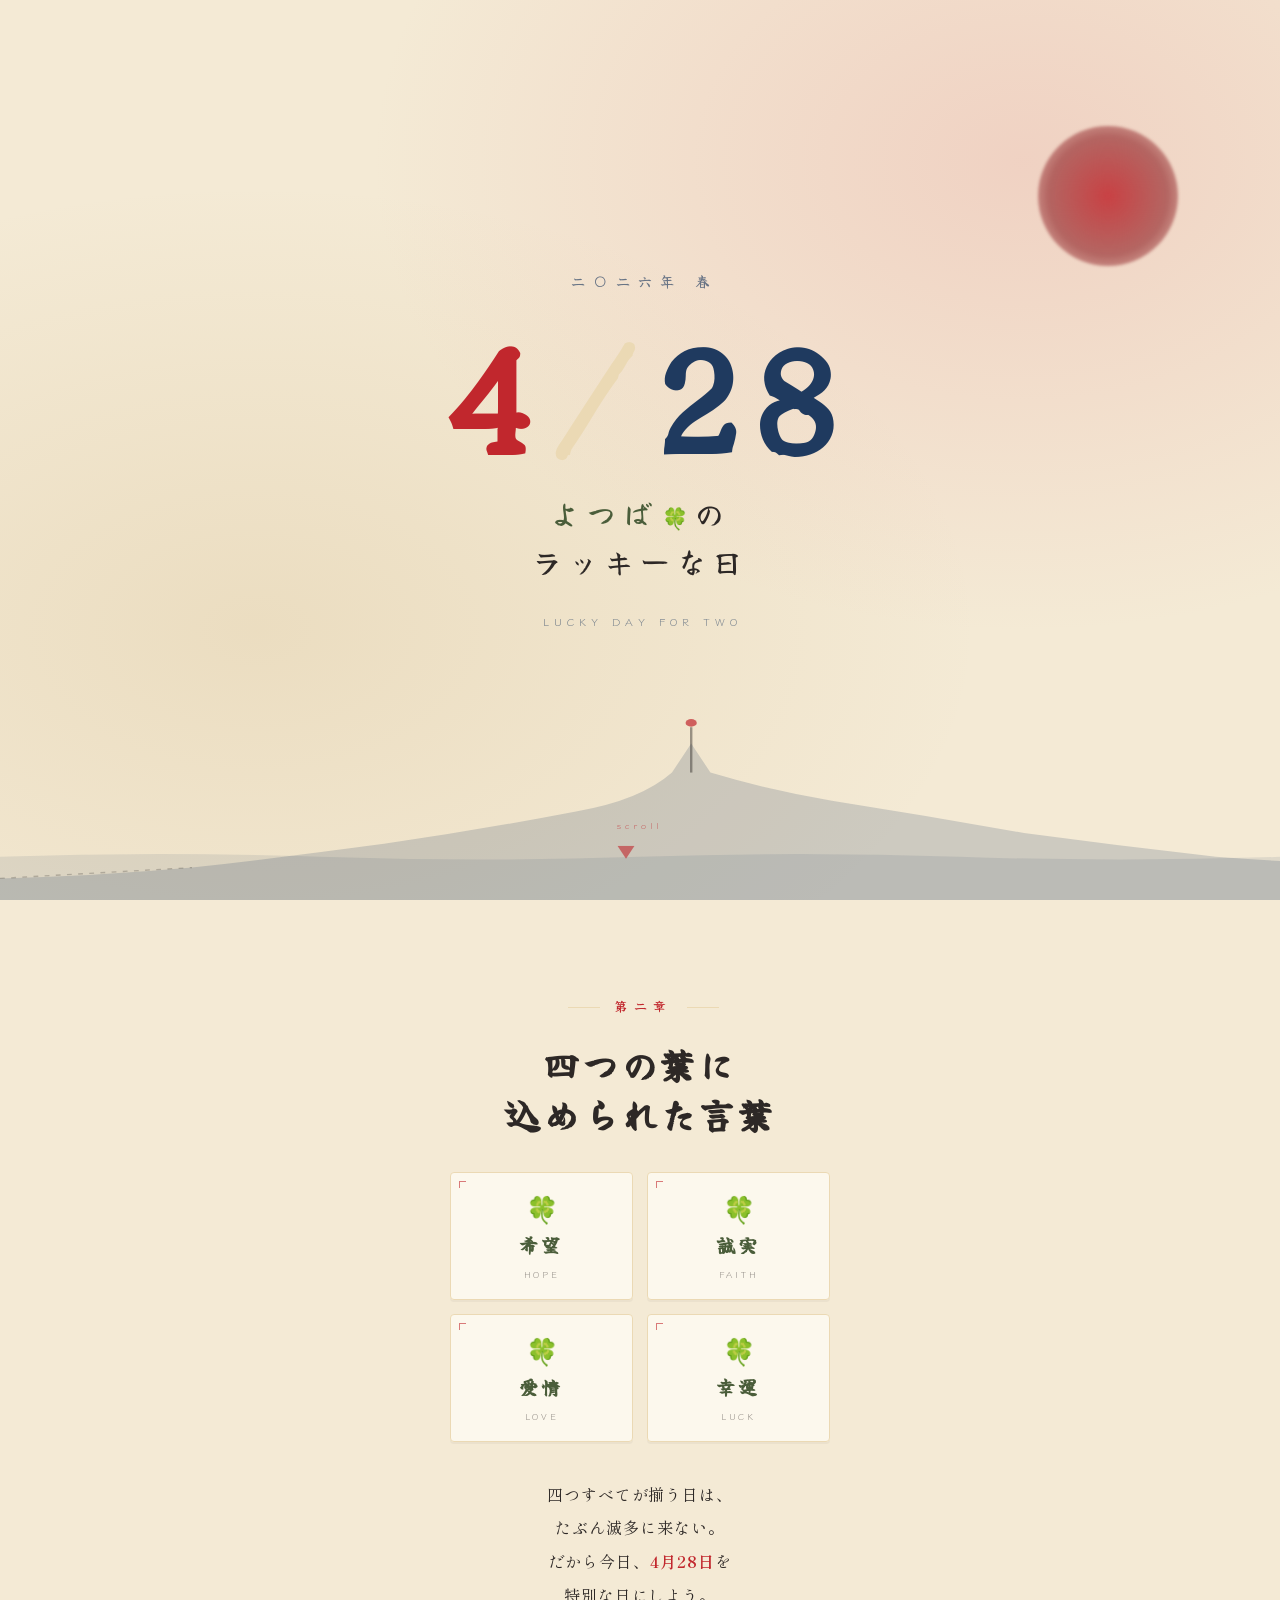
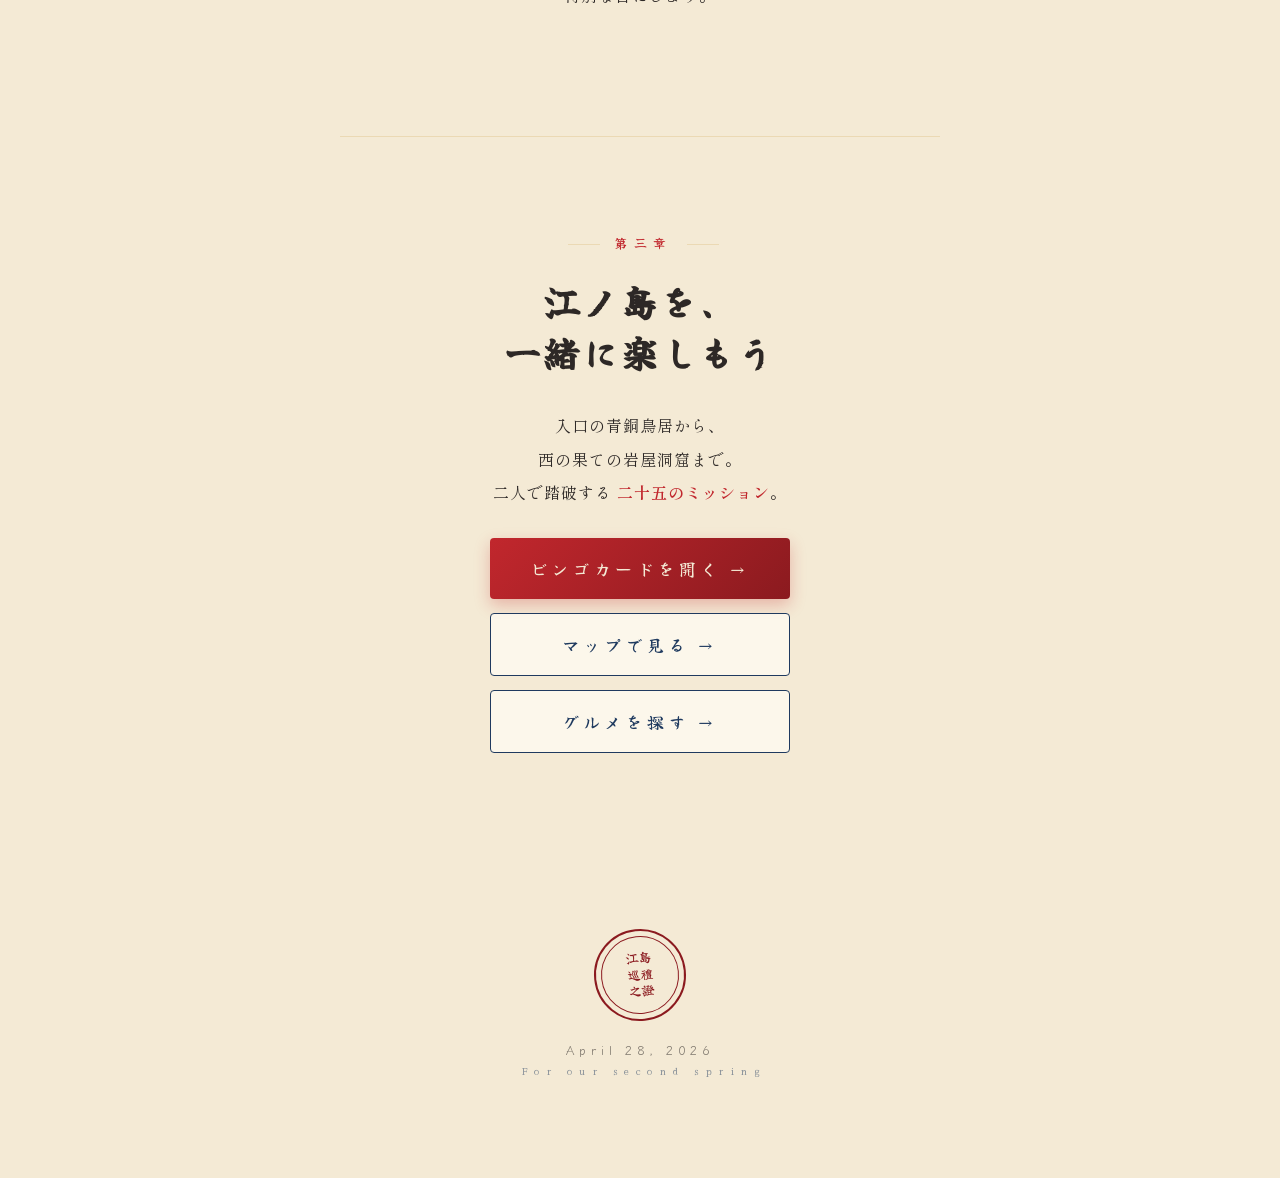
<file: index.html>
<!DOCTYPE html>
<html lang="ja">

<head>
  <meta charset="UTF-8">
  <meta name="viewport" content="width=device-width, initial-scale=1.0, maximum-scale=1.0">
  <title>4/28 ── よつばのラッキーな日</title>
  <meta name="description" content="二年目の春、江ノ島を一緒に楽しもう。">
  <link rel="preconnect" href="https://fonts.googleapis.com">
  <link rel="preconnect" href="https://fonts.gstatic.com" crossorigin>
  <link
    href="https://fonts.googleapis.com/css2?family=Shippori+Mincho:wght@400;500;700;800&family=Klee+One:wght@400;600&family=Yuji+Syuku&display=swap"
    rel="stylesheet">
  <link rel="stylesheet" href="shared.css">
</head>

<body class="top-page">

  <!-- 舞う四つ葉 (JSで生成) -->
  <div class="clover-rain" id="clover-rain" aria-hidden="true"></div>

  <!-- HERO -->
  <section class="top-hero">
    <div class="hero-sun" aria-hidden="true"></div>

    <div class="hero-mountain" aria-hidden="true">
      <svg viewBox="0 0 800 200" preserveAspectRatio="none" xmlns="http://www.w3.org/2000/svg">
        <!-- 海の波 -->
        <path d="M0,160 Q100,155 200,160 T400,160 T600,160 T800,160 L800,200 L0,200 Z" fill="rgba(31, 58, 95, 0.10)" />
        <!-- 江ノ島シルエット -->
        <path
          d="M0,200 L0,180 Q60,178 120,170 Q180,160 240,148 Q300,135 360,118 Q400,108 420,82 L432,55 L444,82 Q480,98 520,108 Q580,122 640,138 Q700,150 760,160 Q780,162 800,164 L800,200 Z"
          fill="rgba(31, 58, 95, 0.18)" />
        <!-- シーキャンドル -->
        <line x1="432" y1="82" x2="432" y2="40" stroke="rgba(45,40,38,0.45)" stroke-width="1.5" />
        <circle cx="432" cy="36" r="3.5" fill="rgba(193,39,45,0.7)" />
        <!-- 弁天橋 -->
        <line x1="0" y1="180" x2="120" y2="170" stroke="rgba(45,40,38,0.25)" stroke-width="1.2"
          stroke-dasharray="3 4" />
      </svg>
    </div>

    <div class="hero-content">
      <div class="hero-eyebrow">二〇二六年 春</div>
      <h1 class="hero-date">
        <span class="num-shu">4</span><span class="slash">/</span><span class="num-ai">28</span>
      </h1>
      <div class="hero-sub">
        <span class="yotsuba">よつば</span>の<br>ラッキーな日
      </div>
      <div class="hero-deco">Lucky day for two</div>
    </div>

    <div class="scroll-cue" aria-hidden="true">
      <span>scroll</span>▼
    </div>
  </section>

  <!-- 第一章: 二年記念 -->
  <!-- <section class="top-chapter">
  <div class="chapter-num">第一章</div>
  <h2 class="chapter-title">二年目の春</h2>
  <p class="chapter-text">
    出会ってから、ふたつの春。<br>
    並んで歩いた日々が、<br>
    気がつけばこんなに重なっていた。
  </p>
  <p class="chapter-text">
    今日は <em>二度目の記念日</em>。<br>
    去年と同じ場所で、<br>
    去年と少しだけ違うふたりで。
  </p>
  <div class="chapter-deco">2nd Anniversary</div>
</section> -->

  <!-- 第二章: 四つ葉の花言葉 -->
  <section class="top-chapter">
    <div class="chapter-num">第二章</div>
    <h2 class="chapter-title">四つの葉に<br>込められた言葉</h2>
    <ul class="yotsuba-meanings">
      <li>
        <span class="leaf">🍀</span>
        <span class="meaning">希望</span>
        <span class="meaning-en">hope</span>
      </li>
      <li>
        <span class="leaf">🍀</span>
        <span class="meaning">誠実</span>
        <span class="meaning-en">faith</span>
      </li>
      <li>
        <span class="leaf">🍀</span>
        <span class="meaning">愛情</span>
        <span class="meaning-en">love</span>
      </li>
      <li>
        <span class="leaf">🍀</span>
        <span class="meaning">幸運</span>
        <span class="meaning-en">luck</span>
      </li>
    </ul>
    <p class="chapter-text">
      四つすべてが揃う日は、<br>
      たぶん滅多に来ない。<br>
      だから今日、<em>4月28日</em>を<br>
      特別な日にしよう。
    </p>
  </section>

  <!-- 第三章: 江ノ島の冒険 -->
  <section class="top-chapter">
    <div class="chapter-num">第三章</div>
    <h2 class="chapter-title">江ノ島を、<br>一緒に楽しもう</h2>
    <p class="chapter-text">
      入口の青銅鳥居から、<br>
      西の果ての岩屋洞窟まで。<br>
      二人で踏破する <em>二十五のミッション</em>。
    </p>
    <!-- <p class="chapter-text">
      撮って、<br>
      笑って、<br>
      ビンゴを目指して。
    </p> -->

    <div class="quest-buttons">
      <a href="bingo.html" class="quest-btn primary">
        ビンゴカードを開く<span class="arrow">→</span>
      </a>
      <a href="map.html" class="quest-btn secondary">
        マップで見る<span class="arrow">→</span>
      </a>
      <a href="food.html" class="quest-btn secondary">
        グルメを探す<span class="arrow">→</span>
      </a>
    </div>
  </section>

  <!-- フッター -->
  <footer class="top-footer">
    <div class="footer-stamp">
      江島<br>巡禮<br>之證
    </div>
    <div class="footer-date">April 28, 2026</div>
    <div class="footer-tag">For our second spring</div>
  </footer>

  <script>
    // ===== 舞う四つ葉を生成 =====
    (function generateClovers() {
      const container = document.getElementById('clover-rain');
      const count = 14;
      for (let i = 0; i < count; i++) {
        const c = document.createElement('span');
        c.className = 'clover';
        c.textContent = '🍀';
        const left = Math.random() * 100;
        const duration = 14 + Math.random() * 14;
        const delay = -Math.random() * duration;
        const size = 12 + Math.random() * 14;
        const opacity = 0.25 + Math.random() * 0.35;
        c.style.cssText = `
        left: ${left}%;
        font-size: ${size}px;
        animation-duration: ${duration}s;
        animation-delay: ${delay}s;
        --max-opacity: ${opacity};
      `;
        container.appendChild(c);
      }
    })();

    // ===== セクションのフェードイン =====
    const observer = new IntersectionObserver((entries) => {
      entries.forEach((entry) => {
        if (entry.isIntersecting) {
          entry.target.classList.add('reveal');
          observer.unobserve(entry.target);
        }
      });
    }, { threshold: 0.18, rootMargin: '0px 0px -10% 0px' });

    document.querySelectorAll('.top-chapter, .top-footer').forEach(el => observer.observe(el));
  </script>

</body>

</html>
</file>
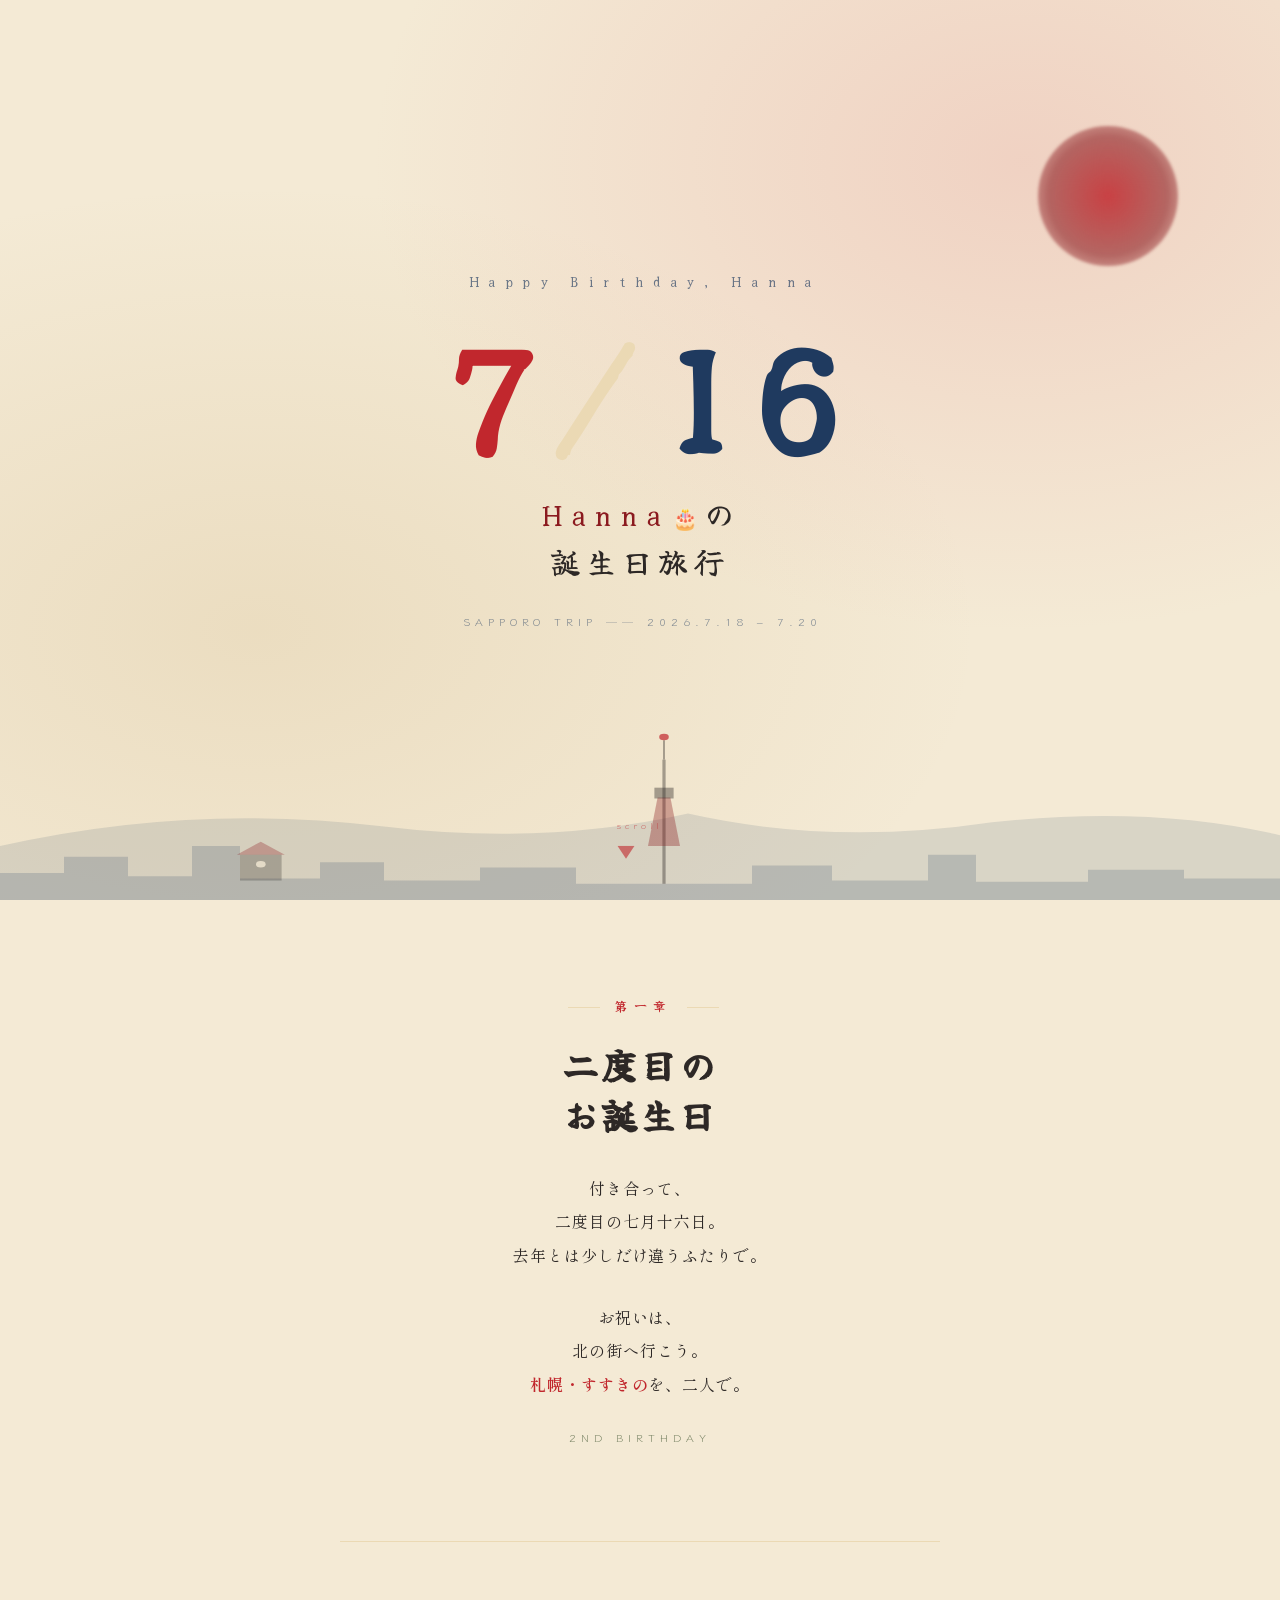
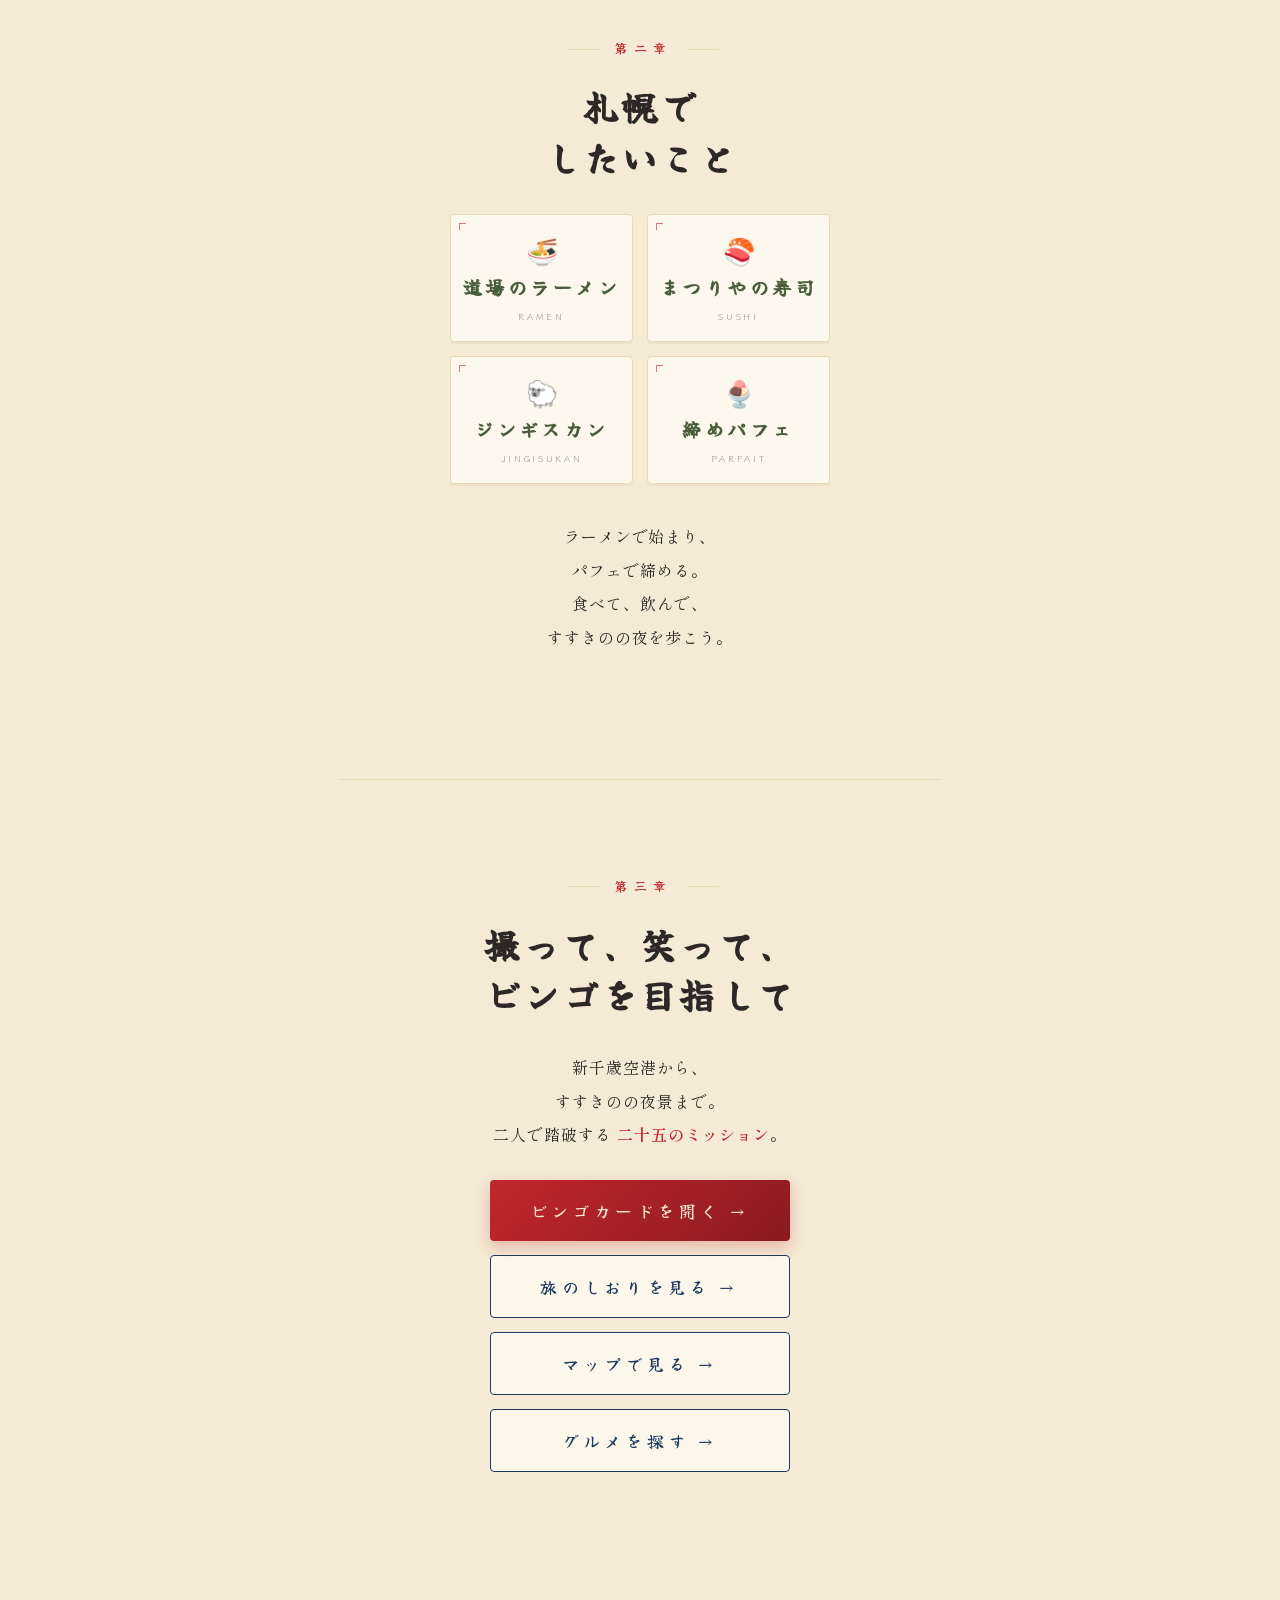
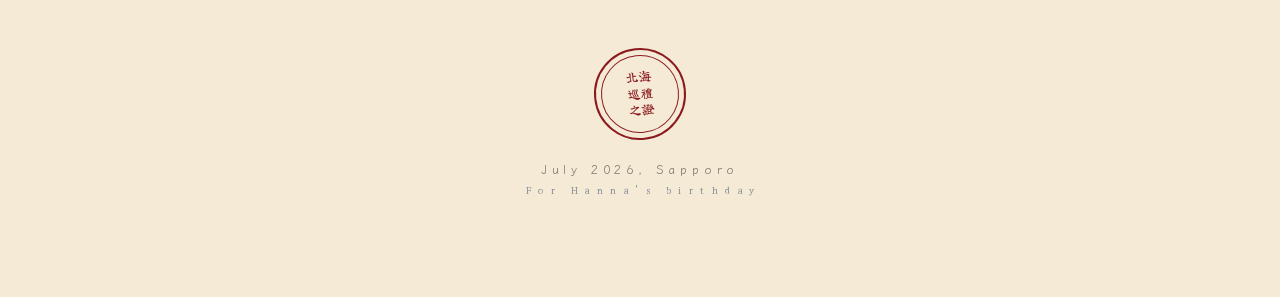
<file: hokkaido/index.html>
<!DOCTYPE html>
<html lang="ja">

<head>
  <meta charset="UTF-8">
  <meta name="viewport" content="width=device-width, initial-scale=1.0, maximum-scale=1.0">
  <title>7/16 ── Hannaの誕生日旅行</title>
  <meta name="description" content="付き合って二度目の誕生日。二人で北の街、札幌へ。">
  <link rel="preconnect" href="https://fonts.googleapis.com">
  <link rel="preconnect" href="https://fonts.gstatic.com" crossorigin>
  <link
    href="https://fonts.googleapis.com/css2?family=Shippori+Mincho:wght@400;500;700;800&family=Klee+One:wght@400;600&family=Yuji+Syuku&display=swap"
    rel="stylesheet">
  <link rel="stylesheet" href="../shared.css">
  <link rel="stylesheet" href="hokkaido.css">
</head>

<body class="top-page">

  <!-- 舞うきらめき (JSで生成) -->
  <div class="clover-rain" id="clover-rain" aria-hidden="true"></div>

  <!-- HERO -->
  <section class="top-hero">
    <div class="hero-sun" aria-hidden="true"></div>

    <div class="hero-mountain" aria-hidden="true">
      <svg viewBox="0 0 800 200" preserveAspectRatio="none" xmlns="http://www.w3.org/2000/svg">
        <!-- 藻岩山などの山並み -->
        <path d="M0,200 L0,150 Q120,110 240,132 Q340,150 430,120 Q520,150 620,128 Q720,112 800,140 L800,200 Z"
          fill="rgba(31, 58, 95, 0.12)" />
        <!-- 市街のビル群 -->
        <path d="M0,200 L0,175 L40,175 L40,160 L80,160 L80,178 L120,178 L120,150 L150,150 L150,180 L200,180
                 L200,165 L240,165 L240,182 L300,182 L300,170 L360,170 L360,185 L470,185 L470,168 L520,168
                 L520,182 L580,182 L580,158 L610,158 L610,183 L680,183 L680,172 L740,172 L740,180 L800,180 L800,200 Z"
          fill="rgba(31, 58, 95, 0.18)" />
        <!-- さっぽろテレビ塔 -->
        <line x1="415" y1="185" x2="415" y2="70" stroke="rgba(45,40,38,0.4)" stroke-width="2" />
        <path d="M405,150 L425,150 L419,105 L411,105 Z" fill="rgba(139,26,31,0.35)" />
        <rect x="409" y="96" width="12" height="10" fill="rgba(45,40,38,0.4)" />
        <line x1="415" y1="70" x2="415" y2="52" stroke="rgba(45,40,38,0.4)" stroke-width="1.2" />
        <circle cx="415" cy="49" r="3" fill="rgba(193,39,45,0.7)" />
        <!-- 時計台 -->
        <rect x="150" y="158" width="26" height="24" fill="rgba(45,40,38,0.28)" />
        <path d="M148,158 L178,158 L163,146 Z" fill="rgba(139,26,31,0.3)" />
        <circle cx="163" cy="167" r="3" fill="rgba(244,234,213,0.8)" />
      </svg>
    </div>

    <div class="hero-content">
      <div class="hero-eyebrow">Happy Birthday, Hanna</div>
      <h1 class="hero-date">
        <span class="num-shu">7</span><span class="slash">/</span><span class="num-ai">16</span>
      </h1>
      <div class="hero-sub">
        <span class="yotsuba">Hanna</span>の<br>誕生日旅行
      </div>
      <div class="hero-deco">Sapporo Trip ── 2026.7.18 – 7.20</div>
    </div>

    <div class="scroll-cue" aria-hidden="true">
      <span>scroll</span>▼
    </div>
  </section>

  <!-- 第一章: 二度目の誕生日 -->
  <section class="top-chapter">
    <div class="chapter-num">第一章</div>
    <h2 class="chapter-title">二度目の<br>お誕生日</h2>
    <p class="chapter-text">
      付き合って、<br>
      二度目の七月十六日。<br>
      去年とは少しだけ違うふたりで。
    </p>
    <p class="chapter-text">
      お祝いは、<br>
      北の街へ行こう。<br>
      <em>札幌・すすきの</em>を、二人で。
    </p>
    <div class="chapter-deco">2nd Birthday</div>
  </section>

  <!-- 第二章: 札幌でしたいこと -->
  <section class="top-chapter">
    <div class="chapter-num">第二章</div>
    <h2 class="chapter-title">札幌で<br>したいこと</h2>
    <ul class="yotsuba-meanings">
      <li>
        <span class="leaf">🍜</span>
        <span class="meaning">道場のラーメン</span>
        <span class="meaning-en">ramen</span>
      </li>
      <li>
        <span class="leaf">🍣</span>
        <span class="meaning">まつりやの寿司</span>
        <span class="meaning-en">sushi</span>
      </li>
      <li>
        <span class="leaf">🐑</span>
        <span class="meaning">ジンギスカン</span>
        <span class="meaning-en">jingisukan</span>
      </li>
      <li>
        <span class="leaf">🍨</span>
        <span class="meaning">締めパフェ</span>
        <span class="meaning-en">parfait</span>
      </li>
    </ul>
    <p class="chapter-text">
      ラーメンで始まり、<br>
      パフェで締める。<br>
      食べて、飲んで、<br>
      すすきのの夜を歩こう。
    </p>
  </section>

  <!-- 第三章: 制覇ビンゴ -->
  <section class="top-chapter">
    <div class="chapter-num">第三章</div>
    <h2 class="chapter-title">撮って、笑って、<br>ビンゴを目指して</h2>
    <p class="chapter-text">
      新千歳空港から、<br>
      すすきのの夜景まで。<br>
      二人で踏破する <em>二十五のミッション</em>。
    </p>

    <div class="quest-buttons">
      <a href="bingo.html" class="quest-btn primary">
        ビンゴカードを開く<span class="arrow">→</span>
      </a>
      <a href="shiori.html" class="quest-btn secondary">
        旅のしおりを見る<span class="arrow">→</span>
      </a>
      <a href="map.html" class="quest-btn secondary">
        マップで見る<span class="arrow">→</span>
      </a>
      <a href="food.html" class="quest-btn secondary">
        グルメを探す<span class="arrow">→</span>
      </a>
    </div>
  </section>

  <!-- フッター -->
  <footer class="top-footer">
    <div class="footer-stamp">
      北海<br>巡禮<br>之證
    </div>
    <div class="footer-date">July 2026, Sapporo</div>
    <div class="footer-tag">For Hanna's birthday</div>
  </footer>

  <script>
    // ===== 舞うきらめきを生成 =====
    (function generateSparkles() {
      const container = document.getElementById('clover-rain');
      const count = 14;
      for (let i = 0; i < count; i++) {
        const c = document.createElement('span');
        c.className = 'clover';
        c.textContent = '✦';
        const left = Math.random() * 100;
        const duration = 14 + Math.random() * 14;
        const delay = -Math.random() * duration;
        const size = 10 + Math.random() * 14;
        const opacity = 0.2 + Math.random() * 0.35;
        c.style.cssText = `
        left: ${left}%;
        font-size: ${size}px;
        animation-duration: ${duration}s;
        animation-delay: ${delay}s;
        --max-opacity: ${opacity};
      `;
        container.appendChild(c);
      }
    })();

    // ===== セクションのフェードイン =====
    const observer = new IntersectionObserver((entries) => {
      entries.forEach((entry) => {
        if (entry.isIntersecting) {
          entry.target.classList.add('reveal');
          observer.unobserve(entry.target);
        }
      });
    }, { threshold: 0.18, rootMargin: '0px 0px -10% 0px' });

    document.querySelectorAll('.top-chapter, .top-footer').forEach(el => observer.observe(el));
  </script>

</body>

</html>
</file>
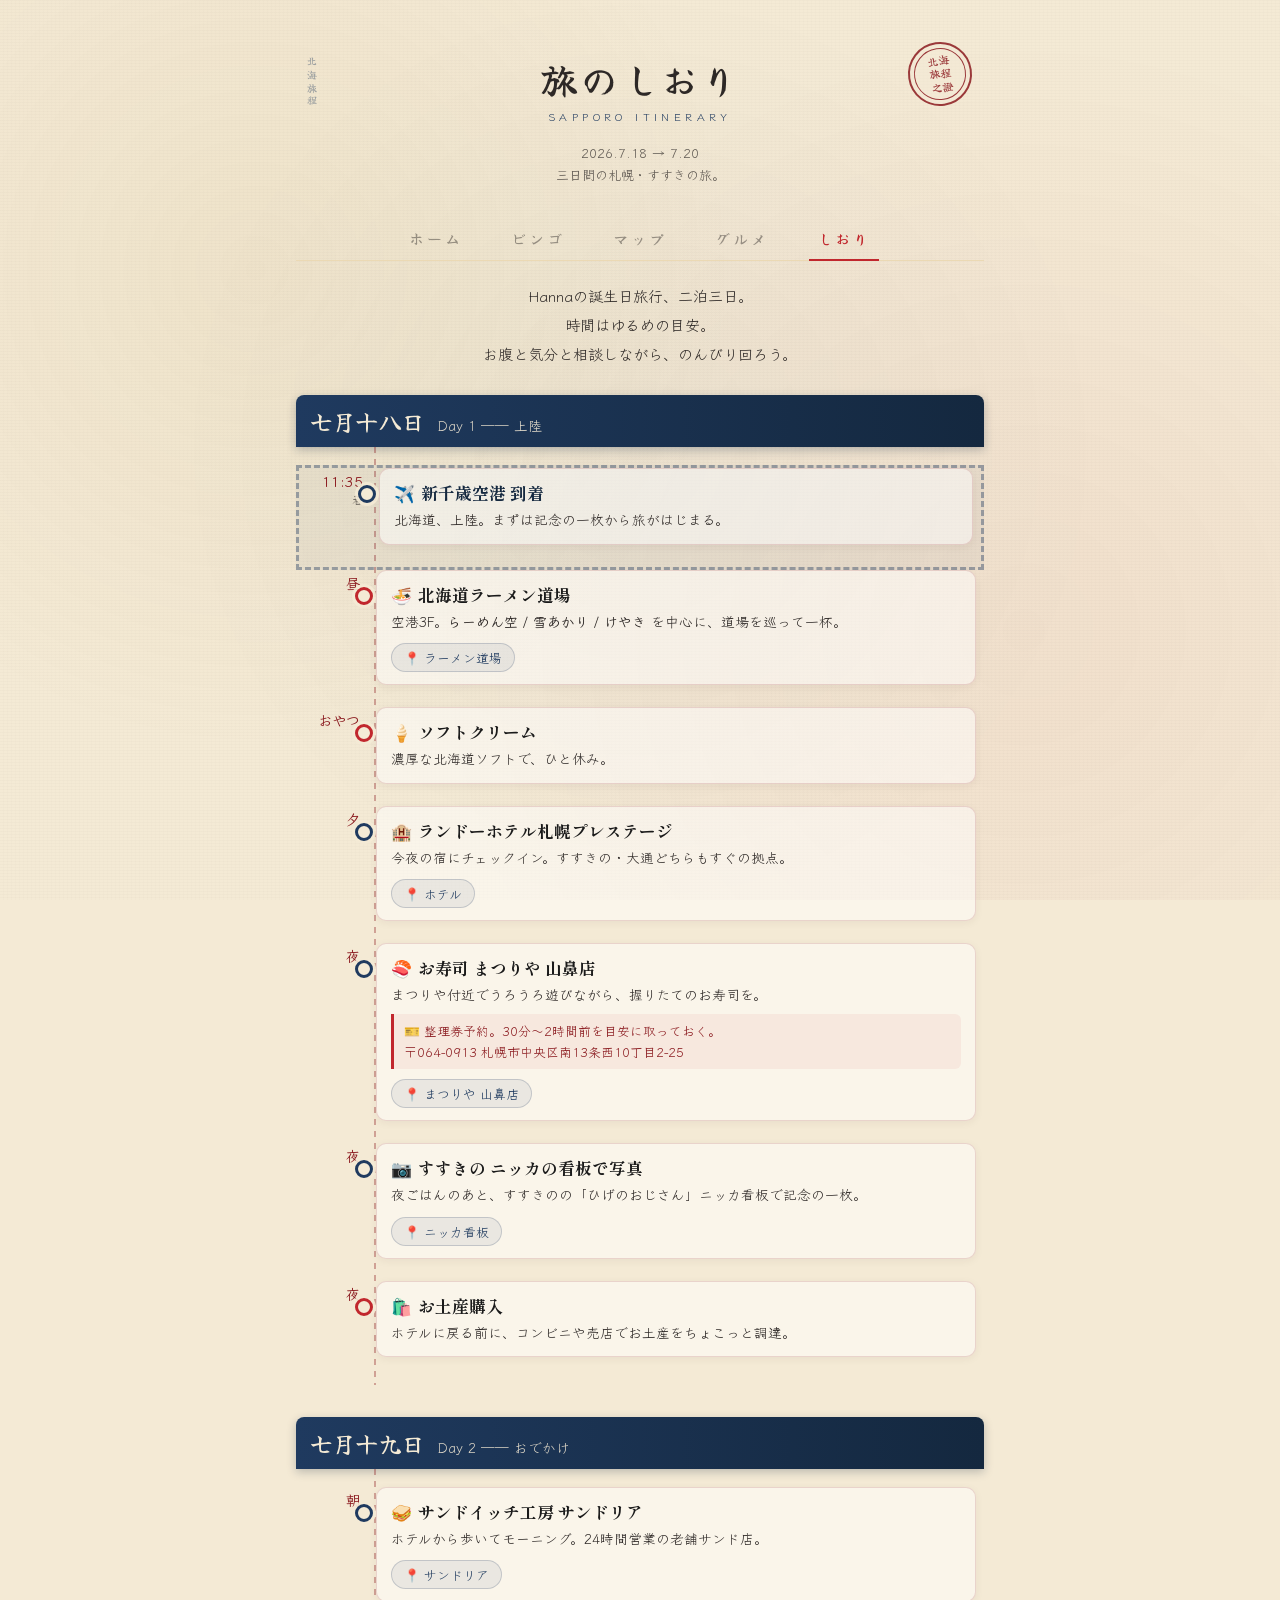
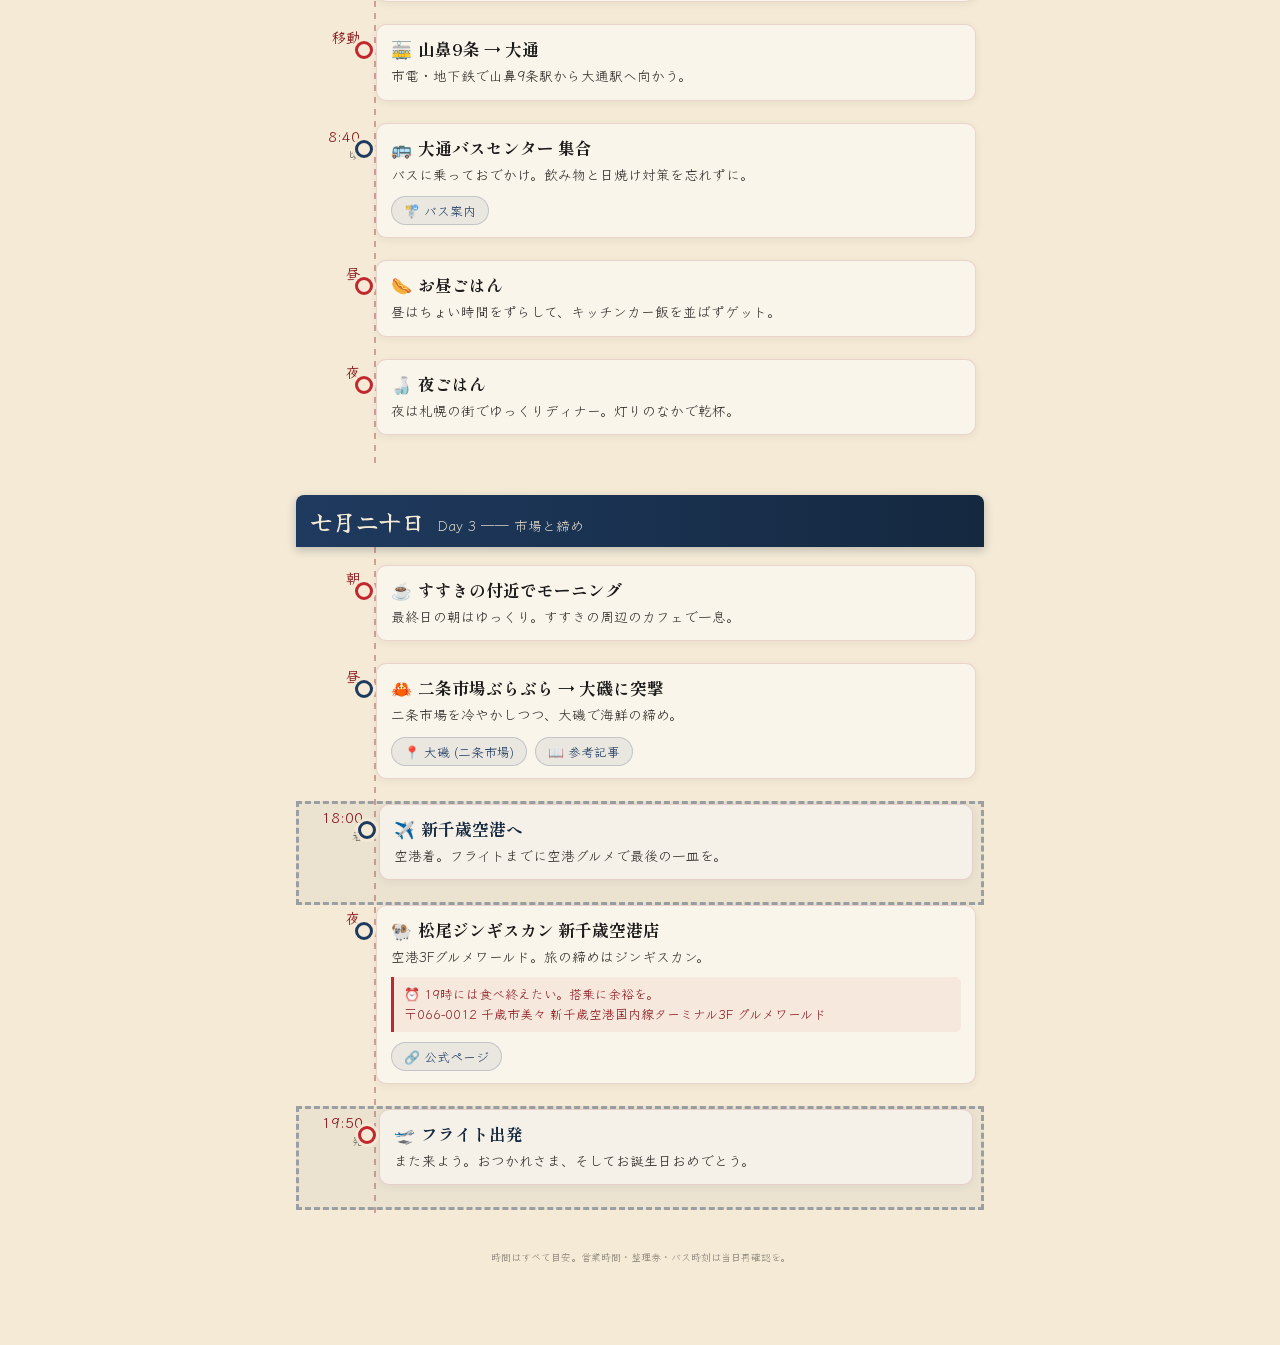
<file: hokkaido/shiori.html>
<!DOCTYPE html>
<html lang="ja">
<head>
<meta charset="UTF-8">
<meta name="viewport" content="width=device-width, initial-scale=1.0, maximum-scale=1.0">
<title>北海道ビンゴ - 旅のしおり</title>
<link rel="preconnect" href="https://fonts.googleapis.com">
<link rel="preconnect" href="https://fonts.gstatic.com" crossorigin>
<link href="https://fonts.googleapis.com/css2?family=Shippori+Mincho:wght@400;500;700;800&family=Klee+One:wght@400;600&family=Yuji+Syuku&display=swap" rel="stylesheet">
<link rel="stylesheet" href="../shared.css">
<link rel="stylesheet" href="hokkaido.css">
</head>
<body>

<div class="container">
  <header>
    <div class="side-deco">北海旅程</div>
    <div class="stamp">北海<br>旅程<br>之證</div>
    <div class="title-jp">旅のしおり</div>
    <div class="title-en">Sapporo Itinerary</div>
    <div class="subtitle">2026.7.18 → 7.20<br>三日間の札幌・すすきの旅。</div>
  </header>

  <nav class="tab-nav">
    <a href="index.html" class="tab-link">ホーム</a>
    <a href="bingo.html" class="tab-link">ビンゴ</a>
    <a href="map.html" class="tab-link">マップ</a>
    <a href="food.html" class="tab-link">グルメ</a>
    <a href="shiori.html" class="tab-link active">しおり</a>
  </nav>

  <p class="shiori-intro">
    Hannaの誕生日旅行、二泊三日。<br>
    時間はゆるめの目安。<br>
    お腹と気分と相談しながら、のんびり回ろう。
  </p>

  <!-- ===== 7/18 ===== -->
  <section class="shiori-day">
    <div class="day-head">
      <span class="day-date">七月十八日</span>
      <span class="day-label">Day 1 ── 上陸</span>
    </div>
    <ul class="timeline">
      <li class="tl-item pin tl-flight">
        <div class="tl-time">11:35<small>着</small></div>
        <div class="tl-body">
          <div class="tl-title"><span class="icon">✈️</span>新千歳空港 到着</div>
          <div class="tl-desc">北海道、上陸。まずは記念の一枚から旅がはじまる。</div>
        </div>
      </li>
      <li class="tl-item">
        <div class="tl-time">昼</div>
        <div class="tl-body">
          <div class="tl-title"><span class="icon">🍜</span>北海道ラーメン道場</div>
          <div class="tl-desc">空港3F。<strong>らーめん空 / 雪あかり / けやき</strong> を中心に、道場を巡って一杯。</div>
          <div class="tl-links">
            <a class="tl-link" href="https://www.google.com/maps/search/?api=1&query=北海道ラーメン道場+新千歳空港" target="_blank" rel="noopener">📍 ラーメン道場</a>
          </div>
        </div>
      </li>
      <li class="tl-item">
        <div class="tl-time">おやつ</div>
        <div class="tl-body">
          <div class="tl-title"><span class="icon">🍦</span>ソフトクリーム</div>
          <div class="tl-desc">濃厚な北海道ソフトで、ひと休み。</div>
        </div>
      </li>
      <li class="tl-item pin">
        <div class="tl-time">夕</div>
        <div class="tl-body">
          <div class="tl-title"><span class="icon">🏨</span>ランドーホテル札幌プレステージ</div>
          <div class="tl-desc">今夜の宿にチェックイン。すすきの・大通どちらもすぐの拠点。</div>
          <div class="tl-links">
            <a class="tl-link" href="https://www.google.co.jp/maps/place/ランドーホテル札幌プレステージ/@43.0526206,141.3497463,17z/data=!4m9!3m8!1s0x5f0b29a21b24677b:0x902b149c8c348cd6!5m2!4m1!1i2!8m2!3d43.0526206!4d141.3523266!16s%2Fg%2F11z21wgyf5" target="_blank" rel="noopener">📍 ホテル</a>
          </div>
        </div>
      </li>
      <li class="tl-item pin">
        <div class="tl-time">夜</div>
        <div class="tl-body">
          <div class="tl-title"><span class="icon">🍣</span>お寿司 まつりや 山鼻店</div>
          <div class="tl-desc">まつりや付近でうろうろ遊びながら、握りたてのお寿司を。</div>
          <div class="tl-note">🎫 整理券予約。30分〜2時間前を目安に取っておく。<br>〒064-0913 札幌市中央区南13条西10丁目2-25</div>
          <div class="tl-links">
            <a class="tl-link" href="https://www.google.com/maps/search/?api=1&query=お寿司+まつりや+山鼻店+南13条西10" target="_blank" rel="noopener">📍 まつりや 山鼻店</a>
          </div>
        </div>
      </li>
      <li class="tl-item pin">
        <div class="tl-time">夜</div>
        <div class="tl-body">
          <div class="tl-title"><span class="icon">📷</span>すすきの ニッカの看板で写真</div>
          <div class="tl-desc">夜ごはんのあと、すすきのの「ひげのおじさん」ニッカ看板で記念の一枚。</div>
          <div class="tl-links">
            <a class="tl-link" href="https://www.google.com/maps/search/?api=1&query=ニッカウヰスキー+看板+すすきの" target="_blank" rel="noopener">📍 ニッカ看板</a>
          </div>
        </div>
      </li>
      <li class="tl-item">
        <div class="tl-time">夜</div>
        <div class="tl-body">
          <div class="tl-title"><span class="icon">🛍️</span>お土産購入</div>
          <div class="tl-desc">ホテルに戻る前に、コンビニや売店でお土産をちょこっと調達。</div>
        </div>
      </li>
    </ul>
  </section>

  <!-- ===== 7/19 ===== -->
  <section class="shiori-day">
    <div class="day-head">
      <span class="day-date">七月十九日</span>
      <span class="day-label">Day 2 ── おでかけ</span>
    </div>
    <ul class="timeline">
      <li class="tl-item pin">
        <div class="tl-time">朝</div>
        <div class="tl-body">
          <div class="tl-title"><span class="icon">🥪</span>サンドイッチ工房 サンドリア</div>
          <div class="tl-desc">ホテルから歩いてモーニング。24時間営業の老舗サンド店。</div>
          <div class="tl-links">
            <a class="tl-link" href="https://www.google.co.jp/maps/place/サンドイッチ工房+サンドリア/@43.0526187,141.3316734,14z/data=!3m1!4b1!4m6!3m5!1s0x5f0b298be5a16c23:0x74ad323094a3012c!8m2!3d43.0494283!4d141.3457879!16s%2Fg%2F1td32vjz" target="_blank" rel="noopener">📍 サンドリア</a>
          </div>
        </div>
      </li>
      <li class="tl-item">
        <div class="tl-time">移動</div>
        <div class="tl-body">
          <div class="tl-title"><span class="icon">🚋</span>山鼻9条 → 大通</div>
          <div class="tl-desc">市電・地下鉄で山鼻9条駅から大通駅へ向かう。</div>
        </div>
      </li>
      <li class="tl-item pin">
        <div class="tl-time">8:40<small>頃</small></div>
        <div class="tl-body">
          <div class="tl-title"><span class="icon">🚌</span>大通バスセンター 集合</div>
          <div class="tl-desc">バスに乗っておでかけ。飲み物と日焼け対策を忘れずに。</div>
          <div class="tl-links">
            <a class="tl-link" href="https://www.busnavi-hk.jp/location/大通バスセンター/" target="_blank" rel="noopener">🚏 バス案内</a>
          </div>
        </div>
      </li>
      <li class="tl-item">
        <div class="tl-time">昼</div>
        <div class="tl-body">
          <div class="tl-title"><span class="icon">🌭</span>お昼ごはん</div>
          <div class="tl-desc">昼はちょい時間をずらして、キッチンカー飯を並ばずゲット。</div>
        </div>
      </li>
      <li class="tl-item">
        <div class="tl-time">夜</div>
        <div class="tl-body">
          <div class="tl-title"><span class="icon">🍶</span>夜ごはん</div>
          <div class="tl-desc">夜は札幌の街でゆっくりディナー。灯りのなかで乾杯。</div>
        </div>
      </li>
    </ul>
  </section>

  <!-- ===== 7/20 ===== -->
  <section class="shiori-day">
    <div class="day-head">
      <span class="day-date">七月二十日</span>
      <span class="day-label">Day 3 ── 市場と締め</span>
    </div>
    <ul class="timeline">
      <li class="tl-item">
        <div class="tl-time">朝</div>
        <div class="tl-body">
          <div class="tl-title"><span class="icon">☕</span>すすきの付近でモーニング</div>
          <div class="tl-desc">最終日の朝はゆっくり。すすきの周辺のカフェで一息。</div>
        </div>
      </li>
      <li class="tl-item pin">
        <div class="tl-time">昼</div>
        <div class="tl-body">
          <div class="tl-title"><span class="icon">🦀</span>二条市場ぶらぶら → 大磯に突撃</div>
          <div class="tl-desc">二条市場を冷やかしつつ、大磯で海鮮の締め。</div>
          <div class="tl-links">
            <a class="tl-link" href="https://www.google.com/maps/search/?api=1&query=大磯+二条市場+札幌" target="_blank" rel="noopener">📍 大磯 (二条市場)</a>
            <a class="tl-link" href="https://co-trip.jp/article/653722" target="_blank" rel="noopener">📖 参考記事</a>
          </div>
        </div>
      </li>
      <li class="tl-item pin tl-flight">
        <div class="tl-time">18:00<small>着</small></div>
        <div class="tl-body">
          <div class="tl-title"><span class="icon">✈️</span>新千歳空港へ</div>
          <div class="tl-desc">空港着。フライトまでに空港グルメで最後の一皿を。</div>
        </div>
      </li>
      <li class="tl-item pin">
        <div class="tl-time">夜</div>
        <div class="tl-body">
          <div class="tl-title"><span class="icon">🐏</span>松尾ジンギスカン 新千歳空港店</div>
          <div class="tl-desc">空港3Fグルメワールド。旅の締めはジンギスカン。</div>
          <div class="tl-note">⏰ 19時には食べ終えたい。搭乗に余裕を。<br>〒066-0012 千歳市美々 新千歳空港国内線ターミナル3F グルメワールド</div>
          <div class="tl-links">
            <a class="tl-link" href="https://www.matsuo1956.jp/shop/shin-chitose/" target="_blank" rel="noopener">🔗 公式ページ</a>
          </div>
        </div>
      </li>
      <li class="tl-item tl-flight">
        <div class="tl-time">19:50<small>発</small></div>
        <div class="tl-body">
          <div class="tl-title"><span class="icon">🛫</span>フライト出発</div>
          <div class="tl-desc">また来よう。おつかれさま、そしてお誕生日おめでとう。</div>
        </div>
      </li>
    </ul>
  </section>

  <div class="footer-actions">
    <div class="legend">
      時間はすべて目安。営業時間・整理券・バス時刻は当日再確認を。
    </div>
  </div>
</div>

</body>
</html>
</file>
<file: shared.css>
:root {
  --washi: #f4ead5;
  --washi-deep: #ebd9b4;
  --sumi: #1a1a1a;
  --sumi-soft: #2d2826;
  --shu: #c1272d;
  --shu-deep: #8b1a1f;
  --ai: #1f3a5f;
  --ai-deep: #14283f;
  --gold: #b8924a;
  --moss: #4a5d3a;
  --sakura: #e8a4a0;
}

* { box-sizing: border-box; margin: 0; padding: 0; -webkit-tap-highlight-color: transparent; }

html, body {
  background: var(--washi);
  color: var(--sumi);
  font-family: 'Shippori Mincho', serif;
  min-height: 100vh;
  overflow-x: hidden;
}

body::before {
  content: '';
  position: fixed;
  inset: 0;
  background-image:
    radial-gradient(circle at 20% 30%, rgba(184, 146, 74, 0.08) 0%, transparent 40%),
    radial-gradient(circle at 80% 70%, rgba(193, 39, 45, 0.05) 0%, transparent 50%),
    radial-gradient(circle at 50% 50%, rgba(31, 58, 95, 0.04) 0%, transparent 60%);
  pointer-events: none;
  z-index: 0;
}

body::after {
  content: '';
  position: fixed;
  inset: 0;
  background-image:
    repeating-linear-gradient(0deg, transparent, transparent 2px, rgba(45, 40, 38, 0.015) 2px, rgba(45, 40, 38, 0.015) 3px),
    repeating-linear-gradient(90deg, transparent, transparent 3px, rgba(45, 40, 38, 0.012) 3px, rgba(45, 40, 38, 0.012) 4px);
  pointer-events: none;
  z-index: 0;
  mix-blend-mode: multiply;
}

.container {
  position: relative;
  z-index: 1;
  max-width: 720px;
  margin: 0 auto;
  padding: 24px 16px 80px;
}

/* ===== ヘッダー ===== */
header {
  text-align: center;
  padding: 32px 16px 28px;
  position: relative;
}

.stamp {
  position: absolute;
  top: 18px;
  right: 12px;
  width: 64px;
  height: 64px;
  border: 2px solid var(--shu-deep);
  border-radius: 50%;
  color: var(--shu-deep);
  display: flex;
  align-items: center;
  justify-content: center;
  font-family: 'Yuji Syuku', serif;
  font-size: 11px;
  line-height: 1.2;
  text-align: center;
  transform: rotate(-8deg);
  background: rgba(244, 234, 213, 0.6);
  opacity: 0.85;
}

.stamp::before {
  content: '';
  position: absolute;
  inset: 4px;
  border: 1px solid var(--shu-deep);
  border-radius: 50%;
}

.title-jp {
  font-family: 'Yuji Syuku', serif;
  font-size: clamp(28px, 7vw, 38px);
  color: var(--sumi-soft);
  letter-spacing: 0.05em;
  margin-bottom: 6px;
  line-height: 1.2;
}

.title-en {
  font-family: 'Klee One', serif;
  font-size: 11px;
  letter-spacing: 0.4em;
  color: var(--ai);
  text-transform: uppercase;
  margin-bottom: 18px;
}

.subtitle {
  font-family: 'Klee One', serif;
  font-size: 13px;
  color: var(--sumi-soft);
  opacity: 0.75;
  line-height: 1.7;
}

.side-deco {
  position: absolute;
  top: 32px;
  left: 8px;
  writing-mode: vertical-rl;
  font-family: 'Yuji Syuku', serif;
  font-size: 10px;
  color: var(--ai);
  opacity: 0.4;
  letter-spacing: 0.3em;
}

/* ===== タブナビ ===== */
.tab-nav {
  display: flex;
  justify-content: center;
  flex-wrap: wrap;
  gap: 4px 32px;
  margin: 4px 0 20px;
  border-bottom: 1px solid var(--washi-deep);
  padding-bottom: 0;
}

.tab-link {
  font-family: 'Yuji Syuku', serif;
  font-size: 15px;
  color: var(--sumi-soft);
  text-decoration: none;
  padding: 10px 8px;
  border-bottom: 2px solid transparent;
  letter-spacing: 0.2em;
  opacity: 0.45;
  transition: all 0.2s ease;
  margin-bottom: -1px;
}

.tab-link:active { opacity: 0.8; }

.tab-link.active {
  color: var(--shu);
  border-bottom-color: var(--shu);
  opacity: 1;
}

/* ===== 進捗バー（共通利用OK） ===== */
.progress-section {
  background: rgba(255, 252, 244, 0.6);
  border: 1px solid var(--washi-deep);
  border-radius: 4px;
  padding: 16px 18px;
  margin: 0 0 24px;
  box-shadow: 0 2px 0 rgba(45, 40, 38, 0.04);
}

.progress-label {
  display: flex;
  justify-content: space-between;
  align-items: baseline;
  font-family: 'Klee One', serif;
  font-size: 12px;
  color: var(--sumi-soft);
  margin-bottom: 10px;
}

.progress-count {
  font-family: 'Yuji Syuku', serif;
  font-size: 22px;
  color: var(--shu);
}

.progress-count span { font-size: 14px; opacity: 0.6; }

.progress-bar {
  height: 6px;
  background: var(--washi-deep);
  border-radius: 3px;
  overflow: hidden;
  position: relative;
}

.progress-fill {
  height: 100%;
  background: linear-gradient(90deg, var(--shu) 0%, var(--shu-deep) 100%);
  transition: width 0.6s cubic-bezier(0.4, 0, 0.2, 1);
  border-radius: 3px;
}

.bingo-badges {
  display: flex;
  gap: 8px;
  margin-top: 12px;
  flex-wrap: wrap;
}

.badge {
  font-family: 'Klee One', serif;
  font-size: 11px;
  padding: 4px 10px;
  border-radius: 12px;
  background: var(--washi-deep);
  color: var(--sumi-soft);
  opacity: 0.4;
  transition: all 0.4s ease;
}

.badge.active {
  background: var(--shu);
  color: var(--washi);
  opacity: 1;
  box-shadow: 0 0 0 3px rgba(193, 39, 45, 0.15);
}

.badge.blackout.active {
  background: var(--ai);
  box-shadow: 0 0 0 3px rgba(31, 58, 95, 0.2);
}

/* ===== ビンゴグリッド（index.html専用） ===== */
.grid {
  display: grid;
  grid-template-columns: repeat(5, 1fr);
  gap: 6px;
  margin-bottom: 20px;
}

.cell {
  aspect-ratio: 1;
  background: rgba(255, 252, 244, 0.85);
  border: 1px solid var(--washi-deep);
  border-radius: 3px;
  padding: 6px 4px;
  display: flex;
  flex-direction: column;
  align-items: center;
  justify-content: center;
  cursor: pointer;
  position: relative;
  transition: all 0.25s ease;
  overflow: hidden;
  text-align: center;
  box-shadow: 0 1px 0 rgba(45, 40, 38, 0.04);
}

.cell:active { transform: scale(0.95); }

.cell-num {
  position: absolute;
  top: 3px;
  left: 4px;
  font-family: 'Yuji Syuku', serif;
  font-size: 9px;
  color: var(--ai);
  opacity: 0.4;
  line-height: 1;
}

.cell-spot {
  font-family: 'Klee One', serif;
  font-size: clamp(7.5px, 1.85vw, 9.5px);
  line-height: 1.2;
  color: var(--shu);
  font-weight: 600;
  letter-spacing: 0.02em;
  margin-bottom: 3px;
  word-break: keep-all;
  max-width: 100%;
}

.cell-icon {
  font-size: clamp(17px, 4.3vw, 22px);
  line-height: 1;
  margin-bottom: 3px;
}

.cell-text {
  font-family: 'Klee One', serif;
  font-size: clamp(7.5px, 1.85vw, 9px);
  line-height: 1.25;
  color: var(--sumi-soft);
  word-break: keep-all;
  opacity: 0.85;
}

.cell.checked {
  background: var(--ai);
  border-color: var(--ai-deep);
}

.cell.checked .cell-num,
.cell.checked .cell-text {
  color: rgba(244, 234, 213, 0.85);
}

.cell.checked .cell-spot {
  color: var(--washi);
  opacity: 0.95;
}

.cell.checked::after {
  content: '✓';
  position: absolute;
  inset: 0;
  display: flex;
  align-items: center;
  justify-content: center;
  font-size: clamp(40px, 11vw, 56px);
  color: var(--shu);
  font-weight: 700;
  text-shadow: 0 0 12px rgba(193, 39, 45, 0.5);
  animation: stampIn 0.4s cubic-bezier(0.34, 1.56, 0.64, 1);
}

@keyframes stampIn {
  0% { transform: scale(2.5) rotate(-20deg); opacity: 0; }
  60% { transform: scale(0.85) rotate(-8deg); opacity: 1; }
  100% { transform: scale(1) rotate(-12deg); opacity: 1; }
}

.cell.free {
  background: linear-gradient(135deg, var(--shu) 0%, var(--shu-deep) 100%);
  border-color: var(--shu-deep);
}

.cell.free .cell-num,
.cell.free .cell-text { color: var(--washi); }
.cell.free .cell-spot { color: var(--washi); }
.cell.free .cell-icon { filter: brightness(1.5); }

.cell.free.checked::after { color: var(--gold); }

.cell.bingo-line {
  animation: bingoGlow 2s ease-in-out infinite;
}

@keyframes bingoGlow {
  0%, 100% { box-shadow: 0 0 0 0 rgba(193, 39, 45, 0); }
  50% { box-shadow: 0 0 0 3px rgba(193, 39, 45, 0.4); }
}

/* ===== 地図（map.html専用） ===== */
#map {
  width: 100%;
  height: 70vh;
  min-height: 460px;
  border: 1px solid var(--washi-deep);
  border-radius: 4px;
  overflow: hidden;
  margin-bottom: 16px;
  background: var(--washi-deep);
  z-index: 1;
}

.map-controls {
  display: flex;
  justify-content: center;
  gap: 12px;
  margin-bottom: 24px;
  flex-wrap: wrap;
}

.geo-btn {
  background: var(--ai);
  color: var(--washi);
  border: none;
  padding: 10px 20px;
  border-radius: 20px;
  font-family: 'Yuji Syuku', serif;
  font-size: 13px;
  letter-spacing: 0.1em;
  cursor: pointer;
  transition: all 0.2s ease;
}

.geo-btn:active { background: var(--ai-deep); transform: scale(0.97); }

.geo-btn.center {
  background: var(--washi-deep);
  color: var(--sumi-soft);
}

/* カスタムピン */
.enopin-wrapper { background: transparent !important; border: none !important; }

.enopin {
  position: relative;
  width: 44px;
  height: 44px;
  background: var(--washi);
  border: 2px solid var(--shu);
  border-radius: 50%;
  display: flex;
  flex-direction: column;
  align-items: center;
  justify-content: center;
  box-shadow: 0 2px 6px rgba(0, 0, 0, 0.3);
  font-family: 'Shippori Mincho', serif;
  cursor: pointer;
  transition: transform 0.15s ease;
}

.enopin:hover, .enopin:active { transform: scale(1.1); }

.enopin-num {
  font-family: 'Yuji Syuku', serif;
  font-size: 8px;
  color: var(--ai);
  line-height: 1;
  margin-bottom: 1px;
}

.enopin-icon {
  font-size: 16px;
  line-height: 1;
}

.enopin.checked {
  background: var(--ai);
  border-color: var(--ai-deep);
}

.enopin.checked .enopin-num { color: rgba(244, 234, 213, 0.7); }
.enopin.checked .enopin-icon { filter: brightness(1.5) saturate(0.6); opacity: 0.5; }

.enopin.checked::after {
  content: '✓';
  position: absolute;
  top: -2px;
  right: -2px;
  width: 18px;
  height: 18px;
  background: var(--shu);
  color: var(--washi);
  border-radius: 50%;
  font-size: 13px;
  font-weight: 700;
  display: flex;
  align-items: center;
  justify-content: center;
  border: 1.5px solid var(--washi);
  box-shadow: 0 1px 3px rgba(0, 0, 0, 0.3);
}

.enopin.free {
  background: linear-gradient(135deg, var(--shu) 0%, var(--shu-deep) 100%);
  border-color: var(--shu-deep);
}

.enopin.free .enopin-num { color: rgba(244, 234, 213, 0.8); }
.enopin.free .enopin-icon { filter: brightness(1.4); }
.enopin.free.checked::after { background: var(--gold); }

/* ===== 詳細モーダル ===== */
.modal-bg {
  position: fixed;
  inset: 0;
  background: rgba(26, 26, 26, 0.6);
  backdrop-filter: blur(4px);
  -webkit-backdrop-filter: blur(4px);
  display: flex;
  align-items: flex-end;
  justify-content: center;
  z-index: 1000;
  opacity: 0;
  pointer-events: none;
  transition: opacity 0.3s ease;
}

.modal-bg.show {
  opacity: 1;
  pointer-events: auto;
}

.modal {
  background: var(--washi);
  width: 100%;
  max-width: 480px;
  border-radius: 16px 16px 0 0;
  padding: 28px 24px 32px;
  transform: translateY(100%);
  transition: transform 0.4s cubic-bezier(0.32, 0.72, 0, 1);
  position: relative;
  box-shadow: 0 -8px 30px rgba(0, 0, 0, 0.15);
}

.modal-bg.show .modal { transform: translateY(0); }

.modal::before {
  content: '';
  position: absolute;
  top: 8px;
  left: 50%;
  transform: translateX(-50%);
  width: 40px;
  height: 4px;
  background: var(--washi-deep);
  border-radius: 2px;
}

.modal-num {
  font-family: 'Yuji Syuku', serif;
  font-size: 14px;
  color: var(--ai);
  margin-bottom: 4px;
}

.modal-area {
  font-family: 'Klee One', serif;
  font-size: 11px;
  letter-spacing: 0.2em;
  color: var(--moss);
  margin-bottom: 12px;
  text-transform: uppercase;
}

.modal-title {
  font-family: 'Yuji Syuku', serif;
  font-size: 22px;
  color: var(--sumi-soft);
  line-height: 1.4;
  margin-bottom: 14px;
}

.modal-mission {
  font-family: 'Klee One', serif;
  font-size: 14px;
  line-height: 1.7;
  color: var(--sumi-soft);
  background: rgba(255, 252, 244, 0.7);
  padding: 14px 16px;
  border-left: 3px solid var(--shu);
  border-radius: 2px;
  margin-bottom: 18px;
}

.modal-tip {
  font-family: 'Klee One', serif;
  font-size: 12px;
  color: var(--ai);
  line-height: 1.6;
  margin-bottom: 18px;
  opacity: 0.8;
}

.modal-tip::before { content: '※ '; color: var(--shu); }

.modal-link {
  display: block;
  text-align: center;
  font-family: 'Klee One', serif;
  font-size: 12px;
  color: var(--ai);
  text-decoration: none;
  padding: 8px;
  margin-bottom: 18px;
  border: 1px dashed var(--washi-deep);
  border-radius: 4px;
  transition: all 0.2s ease;
}

.modal-link:active {
  background: var(--washi-deep);
}

.modal-btn {
  width: 100%;
  padding: 14px;
  border: none;
  border-radius: 4px;
  font-family: 'Yuji Syuku', serif;
  font-size: 16px;
  cursor: pointer;
  transition: all 0.2s ease;
  letter-spacing: 0.1em;
}

.btn-check {
  background: var(--ai);
  color: var(--washi);
  margin-bottom: 8px;
}

.btn-check:active { background: var(--ai-deep); transform: scale(0.98); }

.btn-check.uncheck {
  background: var(--washi-deep);
  color: var(--sumi-soft);
}

.btn-close {
  background: transparent;
  color: var(--sumi-soft);
  border: 1px solid var(--washi-deep);
}

/* ===== フッター ===== */
.footer-actions {
  margin-top: 32px;
  text-align: center;
}

.reset-btn {
  background: transparent;
  border: 1px solid var(--washi-deep);
  color: var(--sumi-soft);
  font-family: 'Klee One', serif;
  font-size: 12px;
  padding: 10px 20px;
  border-radius: 20px;
  cursor: pointer;
  opacity: 0.6;
  transition: opacity 0.2s ease;
}

.reset-btn:active { opacity: 1; }

.legend {
  margin-top: 18px;
  font-family: 'Klee One', serif;
  font-size: 10px;
  color: var(--sumi-soft);
  opacity: 0.5;
  text-align: center;
  line-height: 1.7;
}

/* ===== ビンゴ達成オーバーレイ ===== */
.celebration {
  position: fixed;
  inset: 0;
  pointer-events: none;
  z-index: 2000;
  display: flex;
  align-items: center;
  justify-content: center;
  opacity: 0;
  transition: opacity 0.4s ease;
}

.celebration.show { opacity: 1; }

.celebration-text {
  font-family: 'Yuji Syuku', serif;
  font-size: clamp(48px, 14vw, 80px);
  color: var(--shu);
  text-shadow:
    0 0 30px rgba(193, 39, 45, 0.6),
    4px 4px 0 var(--washi);
  transform: scale(0);
  transition: transform 0.6s cubic-bezier(0.34, 1.56, 0.64, 1);
  letter-spacing: 0.1em;
}

.celebration.show .celebration-text { transform: scale(1); }

@media (max-width: 380px) {
  .container { padding: 16px 8px 60px; }
  .grid { gap: 4px; }
  .cell { padding: 4px 2px; }
  .tab-nav { gap: 3px 16px; }
  .tab-link { font-size: 14px; padding: 10px 5px; letter-spacing: 0.12em; }
  #map { height: 65vh; min-height: 400px; }
}

/* =====================================================
   TOP PAGE (index.html) - storytelling layout
   ===================================================== */

body.top-page {
  background: var(--washi);
  overflow-x: hidden;
}

/* 舞う四つ葉 */
.clover-rain {
  position: fixed;
  inset: 0;
  pointer-events: none;
  z-index: 1;
  overflow: hidden;
}

.clover-rain .clover {
  position: absolute;
  top: -40px;
  font-size: 16px;
  opacity: 0;
  animation: cloverFall linear infinite;
  will-change: transform, opacity;
}

@keyframes cloverFall {
  0%   { transform: translateY(0) rotate(0deg); opacity: 0; }
  10%  { opacity: 0.45; }
  90%  { opacity: 0.45; }
  100% { transform: translateY(110vh) rotate(540deg); opacity: 0; }
}

/* HERO */
.top-hero {
  min-height: 100vh;
  position: relative;
  display: flex;
  flex-direction: column;
  align-items: center;
  justify-content: center;
  padding: 0 24px;
  background:
    radial-gradient(ellipse at 80% 18%, rgba(232, 164, 160, 0.35) 0%, transparent 45%),
    radial-gradient(ellipse at 20% 70%, rgba(184, 146, 74, 0.15) 0%, transparent 50%),
    var(--washi);
  z-index: 2;
  overflow: hidden;
}

.top-hero .hero-sun {
  position: absolute;
  top: 14%;
  right: 8%;
  width: clamp(90px, 22vw, 140px);
  height: clamp(90px, 22vw, 140px);
  border-radius: 50%;
  background: radial-gradient(circle, rgba(193, 39, 45, 0.85) 0%, rgba(139, 26, 31, 0.6) 60%, transparent 100%);
  filter: blur(1.5px);
  animation: sunPulse 6s ease-in-out infinite;
}

@keyframes sunPulse {
  0%, 100% { transform: scale(1); opacity: 0.85; }
  50%      { transform: scale(1.08); opacity: 1; }
}

.top-hero .hero-mountain {
  position: absolute;
  left: 0;
  right: 0;
  bottom: 0;
  width: 100%;
  height: 24vh;
  pointer-events: none;
}

.top-hero .hero-mountain svg {
  display: block;
  width: 100%;
  height: 100%;
}

.top-hero .hero-content {
  position: relative;
  z-index: 3;
  text-align: center;
}

.top-hero .hero-eyebrow {
  font-family: 'Yuji Syuku', serif;
  font-size: clamp(11px, 2.6vw, 14px);
  letter-spacing: 0.6em;
  color: var(--ai);
  opacity: 0.65;
  margin-bottom: 28px;
  padding-left: 0.6em;
}

.top-hero .hero-date {
  font-family: 'Yuji Syuku', serif;
  font-size: clamp(80px, 24vw, 150px);
  line-height: 0.95;
  margin-bottom: 28px;
  letter-spacing: -0.02em;
  font-weight: 700;
}
.top-hero .hero-date .num-shu  { color: var(--shu); }
.top-hero .hero-date .num-ai   { color: var(--ai); }
.top-hero .hero-date .slash    { color: var(--washi-deep); margin: 0 0.05em; }

.top-hero .hero-sub {
  font-family: 'Yuji Syuku', serif;
  font-size: clamp(20px, 5.5vw, 30px);
  color: var(--sumi-soft);
  letter-spacing: 0.2em;
  line-height: 1.6;
  margin-bottom: 28px;
}

.top-hero .hero-sub .yotsuba {
  color: var(--moss);
  position: relative;
  display: inline-block;
}

.top-hero .hero-sub .yotsuba::after {
  content: '🍀';
  font-size: 0.7em;
  margin-left: 0.2em;
}

.top-hero .hero-deco {
  font-family: 'Klee One', serif;
  font-size: 11px;
  letter-spacing: 0.45em;
  color: var(--ai);
  text-transform: uppercase;
  opacity: 0.55;
  padding-left: 0.45em;
}

.top-hero .scroll-cue {
  position: absolute;
  bottom: 36px;
  left: 50%;
  transform: translateX(-50%);
  color: var(--shu);
  font-size: 18px;
  letter-spacing: 0.3em;
  opacity: 0.6;
  animation: scrollCue 2.2s ease-in-out infinite;
  font-family: 'Klee One', serif;
}

.top-hero .scroll-cue span {
  display: block;
  font-size: 9px;
  margin-bottom: 6px;
  letter-spacing: 0.4em;
}

@keyframes scrollCue {
  0%, 100% { transform: translateX(-50%) translateY(0); opacity: 0.5; }
  50%      { transform: translateX(-50%) translateY(8px); opacity: 0.85; }
}

/* CHAPTERS */
.top-chapter {
  max-width: 600px;
  margin: 0 auto;
  padding: 96px 28px;
  text-align: center;
  position: relative;
  z-index: 2;
  opacity: 0;
  transform: translateY(50px);
  transition: opacity 1s ease, transform 1s ease;
}

.top-chapter.reveal {
  opacity: 1;
  transform: none;
}

.top-chapter + .top-chapter {
  border-top: 1px solid var(--washi-deep);
}

.top-chapter .chapter-num {
  font-family: 'Yuji Syuku', serif;
  font-size: 13px;
  letter-spacing: 0.5em;
  color: var(--shu);
  margin-bottom: 24px;
  padding-left: 0.5em;
}

.top-chapter .chapter-num::before,
.top-chapter .chapter-num::after {
  content: '';
  display: inline-block;
  width: 32px;
  height: 1px;
  background: var(--washi-deep);
  margin: 0 14px;
  vertical-align: middle;
}

.top-chapter .chapter-title {
  font-family: 'Yuji Syuku', serif;
  font-size: clamp(26px, 7vw, 36px);
  color: var(--sumi-soft);
  letter-spacing: 0.08em;
  line-height: 1.4;
  margin-bottom: 32px;
  font-weight: 700;
}

.top-chapter .chapter-text {
  font-family: 'Shippori Mincho', serif;
  font-size: clamp(14px, 3.7vw, 16px);
  line-height: 2.1;
  color: var(--sumi-soft);
  letter-spacing: 0.06em;
  margin-bottom: 28px;
}

.top-chapter .chapter-text em {
  color: var(--shu);
  font-style: normal;
  font-weight: 600;
}

.top-chapter .chapter-deco {
  font-family: 'Klee One', serif;
  font-size: 11px;
  letter-spacing: 0.45em;
  color: var(--moss);
  text-transform: uppercase;
  opacity: 0.7;
}

/* よつばの花言葉 */
.yotsuba-meanings {
  list-style: none;
  display: grid;
  grid-template-columns: repeat(2, 1fr);
  gap: 14px;
  max-width: 380px;
  margin: 0 auto 36px;
}

.yotsuba-meanings li {
  background: rgba(255, 252, 244, 0.75);
  border: 1px solid var(--washi-deep);
  border-radius: 4px;
  padding: 22px 12px 18px;
  display: flex;
  flex-direction: column;
  align-items: center;
  gap: 10px;
  position: relative;
  box-shadow: 0 2px 0 rgba(45, 40, 38, 0.04);
}

.yotsuba-meanings li::before {
  content: '';
  position: absolute;
  top: 8px;
  left: 8px;
  width: 6px;
  height: 6px;
  border-top: 1px solid var(--shu);
  border-left: 1px solid var(--shu);
  opacity: 0.6;
}

.yotsuba-meanings .leaf {
  font-size: 26px;
  line-height: 1;
}

.yotsuba-meanings .meaning {
  font-family: 'Yuji Syuku', serif;
  font-size: 19px;
  color: var(--moss);
  letter-spacing: 0.18em;
  font-weight: 600;
}

.yotsuba-meanings .meaning-en {
  font-family: 'Klee One', serif;
  font-size: 9px;
  letter-spacing: 0.3em;
  color: var(--sumi-soft);
  opacity: 0.5;
  text-transform: uppercase;
}

/* QUEST CTA */
.quest-buttons {
  display: flex;
  flex-direction: column;
  gap: 14px;
  max-width: 300px;
  margin: 8px auto 0;
}

.quest-btn {
  display: block;
  padding: 18px 20px;
  text-align: center;
  text-decoration: none;
  font-family: 'Yuji Syuku', serif;
  font-size: 17px;
  letter-spacing: 0.25em;
  border-radius: 4px;
  transition: all 0.2s ease;
  position: relative;
}

.quest-btn.primary {
  background: linear-gradient(135deg, var(--shu) 0%, var(--shu-deep) 100%);
  color: var(--washi);
  box-shadow: 0 6px 16px rgba(193, 39, 45, 0.28);
}

.quest-btn.primary:active {
  transform: scale(0.98);
  box-shadow: 0 3px 8px rgba(193, 39, 45, 0.28);
}

.quest-btn.secondary {
  background: rgba(255, 252, 244, 0.7);
  color: var(--ai);
  border: 1px solid var(--ai);
}

.quest-btn.secondary:active {
  background: var(--ai);
  color: var(--washi);
}

.quest-btn .arrow {
  display: inline-block;
  margin-left: 8px;
  transition: transform 0.2s ease;
}

.quest-btn:active .arrow { transform: translateX(4px); }

/* TOP FOOTER */
.top-footer {
  text-align: center;
  padding: 80px 24px 100px;
  position: relative;
  z-index: 2;
  opacity: 0;
  transform: translateY(40px);
  transition: opacity 1s ease, transform 1s ease;
}

.top-footer.reveal { opacity: 1; transform: none; }

.top-footer .footer-stamp {
  width: 92px;
  height: 92px;
  border: 2px solid var(--shu-deep);
  border-radius: 50%;
  color: var(--shu-deep);
  display: flex;
  align-items: center;
  justify-content: center;
  font-family: 'Yuji Syuku', serif;
  font-size: 13px;
  line-height: 1.3;
  text-align: center;
  margin: 0 auto 20px;
  position: relative;
  background: rgba(244, 234, 213, 0.6);
  transform: rotate(-6deg);
}

.top-footer .footer-stamp::before {
  content: '';
  position: absolute;
  inset: 5px;
  border: 1px solid var(--shu-deep);
  border-radius: 50%;
}

.top-footer .footer-date {
  font-family: 'Klee One', serif;
  font-size: 12px;
  letter-spacing: 0.4em;
  color: var(--sumi-soft);
  opacity: 0.6;
  margin-bottom: 4px;
}

.top-footer .footer-tag {
  font-family: 'Yuji Syuku', serif;
  font-size: 11px;
  letter-spacing: 0.5em;
  color: var(--ai);
  opacity: 0.5;
  padding-left: 0.5em;
}

@media (max-width: 380px) {
  .top-chapter { padding: 72px 20px; }
  .yotsuba-meanings { gap: 10px; }
}

/* =====================================================
   FOOD PAGE (food.html)
   ===================================================== */

.food-filter {
  display: flex;
  gap: 6px;
  flex-wrap: wrap;
  justify-content: center;
  margin: 0 0 24px;
}

.filter-btn {
  background: rgba(255, 252, 244, 0.7);
  border: 1px solid var(--washi-deep);
  color: var(--sumi-soft);
  font-family: 'Yuji Syuku', serif;
  font-size: 13px;
  letter-spacing: 0.15em;
  padding: 9px 16px;
  border-radius: 20px;
  cursor: pointer;
  transition: all 0.2s ease;
  flex: 1;
  min-width: 64px;
  max-width: 110px;
}

.filter-btn:active { transform: scale(0.96); }

.filter-btn.active {
  background: var(--ai);
  border-color: var(--ai-deep);
  color: var(--washi);
  box-shadow: 0 2px 6px rgba(31, 58, 95, 0.2);
}

.food-list {
  list-style: none;
  display: flex;
  flex-direction: column;
  gap: 12px;
  margin-bottom: 24px;
}

.food-item {
  background: rgba(255, 252, 244, 0.85);
  border: 1px solid var(--washi-deep);
  border-left-width: 4px;
  border-radius: 4px;
  padding: 16px 18px;
  position: relative;
  box-shadow: 0 2px 0 rgba(45, 40, 38, 0.04);
  transition: transform 0.15s ease;
}

.food-item:active { transform: scale(0.99); }

.food-item.meal  { border-left-color: var(--shu); }
.food-item.cafe  { border-left-color: var(--ai); }
.food-item.sweet { border-left-color: var(--sakura); }

.food-head {
  display: flex;
  align-items: center;
  gap: 10px;
  margin-bottom: 8px;
  flex-wrap: wrap;
}

.food-genre {
  font-family: 'Klee One', serif;
  font-size: 10px;
  letter-spacing: 0.2em;
  padding: 3px 8px;
  border-radius: 10px;
  font-weight: 600;
  flex-shrink: 0;
}

.food-genre.meal  { background: var(--shu);     color: var(--washi); }
.food-genre.cafe  { background: var(--ai);      color: var(--washi); }
.food-genre.sweet { background: var(--sakura);  color: var(--shu-deep); }

.food-name {
  font-family: 'Yuji Syuku', serif;
  font-size: 17px;
  color: var(--sumi-soft);
  font-weight: 700;
  letter-spacing: 0.04em;
  line-height: 1.3;
}

.food-desc {
  font-family: 'Klee One', serif;
  font-size: 13px;
  line-height: 1.6;
  color: var(--sumi-soft);
  opacity: 0.85;
  margin-bottom: 10px;
  letter-spacing: 0.02em;
}

.food-link {
  display: inline-block;
  font-family: 'Klee One', serif;
  font-size: 12px;
  color: var(--ai);
  text-decoration: none;
  padding: 6px 12px;
  border: 1px dashed var(--washi-deep);
  border-radius: 4px;
  transition: all 0.2s ease;
  letter-spacing: 0.05em;
}

.food-link:active {
  background: var(--ai);
  color: var(--washi);
  border-color: var(--ai);
}

.food-empty {
  text-align: center;
  font-family: 'Klee One', serif;
  font-size: 13px;
  color: var(--sumi-soft);
  opacity: 0.6;
  padding: 40px 20px;
  display: none;
}
</file>
<file: hokkaido/hokkaido.css>
/* =============================================
   北海道版 追加スタイル (hokkaido/hokkaido.css)
   shared.css の後に読み込む。共通スタイルはそのまま流用し、
   ここでは「旅程タグ」「しおり(タイムライン)」の追加分だけ定義する。
   ============================================= */

/* ===== トップページ: 主役の名前を誕生日仕様に上書き ===== */
/* shared.css の .yotsuba(緑+🍀) を、北海道の誕生日テーマへ差し替える */
.top-hero .hero-sub .yotsuba {
  color: var(--shu-deep);
}

.top-hero .hero-sub .yotsuba::after {
  content: '🎂';
}

/* ===== グルメの旅程タグ ===== */
.food-day {
  align-self: center;
  font-family: 'Klee One', sans-serif;
  font-size: 0.72rem;
  color: var(--ai);
  background: rgba(31, 58, 95, 0.08);
  border: 1px solid rgba(31, 58, 95, 0.2);
  border-radius: 999px;
  padding: 2px 10px;
  white-space: nowrap;
}

/* ===== しおり(旅程タイムライン) ===== */
.shiori-intro {
  text-align: center;
  font-family: 'Klee One', sans-serif;
  color: var(--sumi-soft);
  font-size: 0.95rem;
  line-height: 1.9;
  margin: 4px 16px 28px;
}

.shiori-day {
  margin: 0 0 12px;
}

.shiori-day + .shiori-day {
  margin-top: 32px;
}

.day-head {
  display: flex;
  align-items: baseline;
  gap: 12px;
  padding: 10px 14px;
  background: linear-gradient(90deg, var(--ai) 0%, var(--ai-deep) 100%);
  color: var(--washi);
  border-radius: 8px 8px 0 0;
  box-shadow: 0 3px 10px rgba(20, 40, 63, 0.25);
}

.day-head .day-date {
  font-family: 'Yuji Syuku', serif;
  font-size: 1.4rem;
  letter-spacing: 0.05em;
}

.day-head .day-label {
  font-family: 'Klee One', sans-serif;
  font-size: 0.85rem;
  opacity: 0.9;
}

/* タイムライン本体 */
.timeline {
  list-style: none;
  position: relative;
  margin: 0;
  padding: 18px 0 6px;
}

.timeline::before {
  content: '';
  position: absolute;
  left: 78px;
  top: 0;
  bottom: 0;
  width: 2px;
  background: repeating-linear-gradient(
    to bottom,
    rgba(139, 26, 31, 0.35) 0 6px,
    transparent 6px 12px
  );
}

.tl-item {
  position: relative;
  display: grid;
  grid-template-columns: 64px 1fr;
  gap: 16px;
  padding: 0 8px 22px 0;
}

.tl-time {
  text-align: right;
  font-family: 'Klee One', sans-serif;
  font-weight: 600;
  font-size: 0.9rem;
  color: var(--shu-deep);
  padding-top: 2px;
}

.tl-time small {
  display: block;
  font-weight: 400;
  font-size: 0.7rem;
  color: var(--sumi-soft);
  opacity: 0.7;
}

.tl-body {
  position: relative;
  background: rgba(255, 255, 255, 0.5);
  border: 1px solid rgba(139, 26, 31, 0.15);
  border-radius: 10px;
  padding: 12px 14px;
  box-shadow: 0 2px 8px rgba(45, 40, 38, 0.06);
}

/* ノード(丸) */
.tl-body::before {
  content: '';
  position: absolute;
  left: -22px;
  top: 16px;
  width: 12px;
  height: 12px;
  border-radius: 50%;
  background: var(--washi);
  border: 3px solid var(--shu);
  box-shadow: 0 0 0 3px rgba(244, 234, 213, 0.9);
}

.tl-item.pin .tl-body::before {
  border-color: var(--ai);
}

.tl-title {
  font-family: 'Shippori Mincho', serif;
  font-weight: 700;
  font-size: 1.05rem;
  color: var(--sumi);
  margin-bottom: 3px;
}

.tl-title .icon {
  margin-right: 6px;
}

.tl-desc {
  font-family: 'Klee One', sans-serif;
  font-size: 0.86rem;
  line-height: 1.7;
  color: var(--sumi-soft);
}

.tl-note {
  margin-top: 8px;
  font-family: 'Klee One', sans-serif;
  font-size: 0.8rem;
  line-height: 1.6;
  color: var(--shu-deep);
  background: rgba(193, 39, 45, 0.06);
  border-left: 3px solid var(--shu);
  border-radius: 0 6px 6px 0;
  padding: 7px 10px;
}

.tl-links {
  margin-top: 10px;
  display: flex;
  flex-wrap: wrap;
  gap: 8px;
}

.tl-link {
  display: inline-block;
  font-family: 'Klee One', sans-serif;
  font-size: 0.8rem;
  text-decoration: none;
  color: var(--ai);
  background: rgba(31, 58, 95, 0.07);
  border: 1px solid rgba(31, 58, 95, 0.2);
  border-radius: 999px;
  padding: 4px 12px;
  transition: background 0.15s, transform 0.1s;
}

.tl-link:active {
  background: rgba(31, 58, 95, 0.15);
  transform: scale(0.97);
}

.tl-flight {
  border-style: dashed;
  border-color: rgba(31, 58, 95, 0.4);
  background: rgba(31, 58, 95, 0.04);
}

.tl-flight .tl-title {
  color: var(--ai-deep);
}

@media (max-width: 480px) {
  .timeline::before { left: 62px; }
  .tl-item { grid-template-columns: 50px 1fr; gap: 12px; }
  .tl-time { font-size: 0.82rem; }
}
</file>
